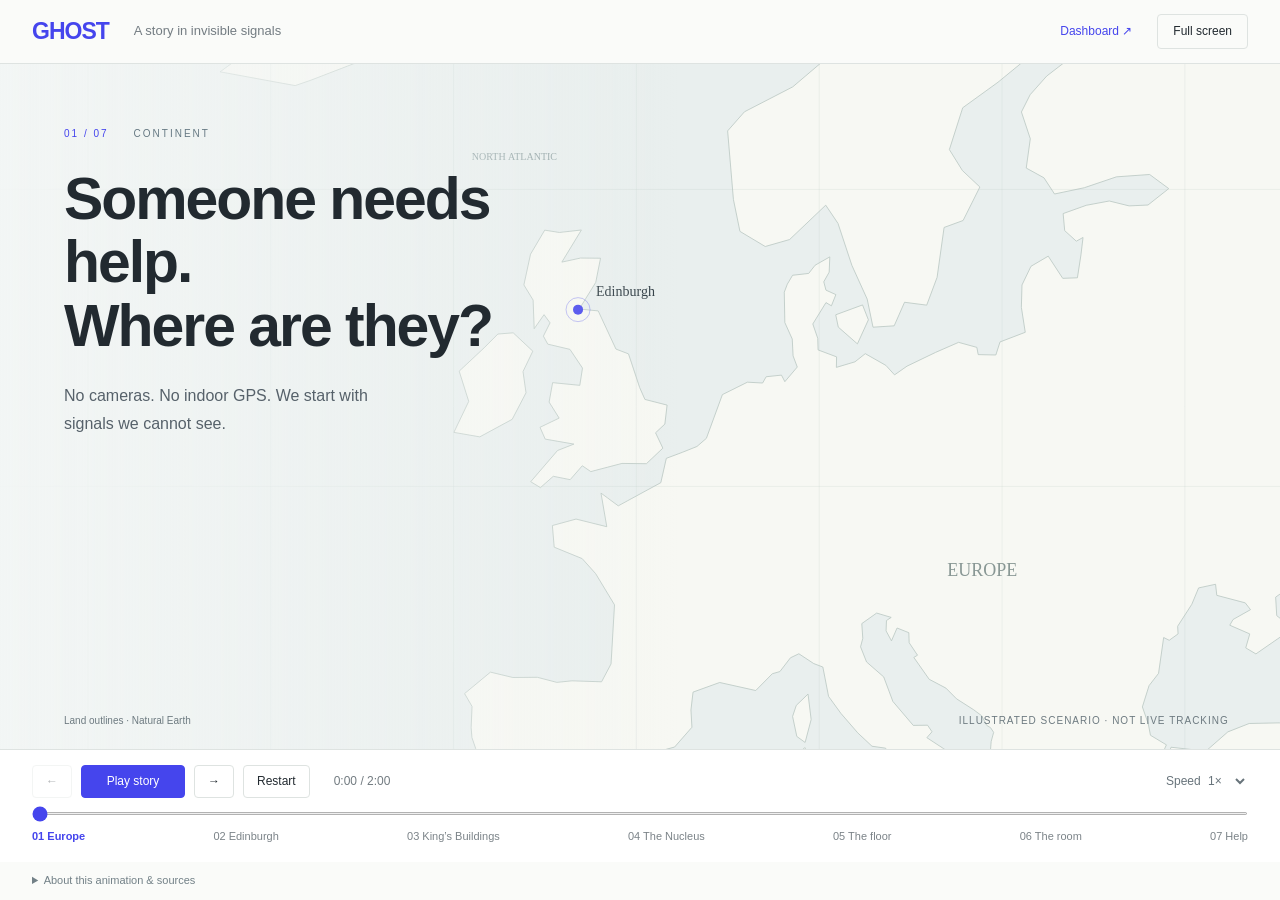
<file: web/story/index.html>
<!doctype html><html lang="en"><head><meta charset="utf-8"><meta name="viewport" content="width=device-width,initial-scale=1"><title>GHOST — From a city to a room</title><link rel="stylesheet" href="story.css"></head><body>
<header><a class="brand" href="/">GHOST</a><span class="edition">A story in invisible signals</span><a class="back" href="/">Dashboard ↗</a><button id="fullscreen" title="Enter fullscreen">Full screen</button></header>
<main id="stage"><canvas id="map" aria-label="Animated journey from Europe to Edinburgh and the Nucleus"></canvas><div id="world" aria-label="Animated Nucleus building and room"></div><div class="grain"></div>
<div class="narration"><div class="eyebrow"><span id="chapter">01 / 07</span><span id="scale">CONTINENT</span></div><h1 id="title">Somewhere<br>in Europe.</h1><p id="subtitle"></p></div>
<div id="location-label" class="location-label" hidden>Yew <span>Second floor</span></div>
<div id="tx-label" class="device-label" hidden>Wi-Fi TX</div><div id="rx-label" class="device-label" hidden>Receiver</div><div id="signal" class="signal" hidden><span id="signal-label">ROOM ECHO</span><svg viewBox="0 0 260 65" role="img" aria-label="Illustrative signal"><path id="signal-path"/></svg><strong id="signal-value"></strong><small id="signal-note"></small></div>
<div class="scene-foot"><span id="scene-note">Geographic overview · Natural Earth</span><span class="simulation">ILLUSTRATED SCENARIO · NOT LIVE TRACKING</span></div>
<div id="load-error" role="alert" hidden></div></main>
<footer><div class="transport"><button id="previous" aria-label="Previous scene">←</button><button id="play" class="primary">Play story</button><button id="next" aria-label="Next scene">→</button><button id="restart">Restart</button><span id="time">0:00 / 2:00</span><label class="speed">Speed <select id="speed"><option value="1">1×</option><option value="0.5">0.5×</option><option value="1.5">1.5×</option></select></label></div><input id="timeline" aria-label="Story timeline" type="range" min="0" max="120" step="0.1" value="0"><nav id="chapters" aria-label="Story chapters"></nav></footer>
<details class="about"><summary>About this animation &amp; sources</summary><p>This is a presentation, independent of the event hub. The camera journey illustrates a scenario; it is not a calculated location. Aircraft recordings and visible spectral features have been reported by the team; location matching is still to be validated. The city and campus close-ups are schematic. Room ranking, echoes, people and Wi-Fi traces are illustrative. Motion is not a specific gesture, a fall or a confirmed request for help. No emergency notification is sent.</p><p>Land outlines: <a href="https://www.naturalearthdata.com/about/terms-of-use/">Natural Earth, public domain</a>. Campus context: <a href="https://science-engineering.ed.ac.uk/nucleus-building/about/location">University of Edinburgh</a>. Building geometry: the project's existing floor-plan model, including measured and estimated dimensions. Arrow keys change scenes; Space plays or pauses. Animation pauses when the tab is hidden.</p></details>
<script type="module" src="story.js"></script></body></html>
</file>
<file: web/story/story.css>
:root{font:15px/1.6 'Segoe UI',Arial,sans-serif;color:#222a30;background:#fafbf9;--blue:#4545ed;--line:#dee3e1}*{box-sizing:border-box}body{margin:0}button,select{font:inherit;color:inherit;cursor:pointer}button{border:1px solid var(--line);background:transparent;border-radius:4px;padding:7px 15px}button:hover{background:#eeeef8}button:disabled{opacity:.35;cursor:default}button:focus-visible,a:focus-visible,input:focus-visible,select:focus-visible{outline:2px solid var(--blue);outline-offset:3px}a{color:var(--blue)}[hidden]{display:none!important}header{height:64px;display:flex;align-items:center;gap:25px;padding:0 32px;border-bottom:1px solid var(--line)}.brand{font-size:23px;font-weight:700;letter-spacing:-1px;text-decoration:none}.edition{color:#737c82;font-size:13px}.back{margin-left:auto;font-size:12px;text-decoration:none}header button{font-size:12px}main{height:calc(100dvh - 215px);min-height:460px;position:relative;overflow:hidden;background:#f3f6f5}canvas,#world{position:absolute;inset:0;width:100%;height:100%;display:block}#world{opacity:0;pointer-events:none;transition:opacity 1.6s}#map{transition:opacity 1.6s}.grain{position:absolute;inset:0;pointer-events:none;background:linear-gradient(90deg,#f3f6f5e8,transparent 53%)}.narration{position:absolute;left:5%;top:9%;width:35%;max-width:450px;pointer-events:none}.eyebrow{display:flex;gap:25px;font-size:10px;letter-spacing:2px;color:#667983}#chapter{color:var(--blue)}h1{font-size:clamp(35px,4.6vw,68px);line-height:1.08;font-weight:550;letter-spacing:-2px;margin:25px 0}#subtitle{max-width:330px;font-size:16px;line-height:1.75;color:#56616a}.scene-foot{position:absolute;bottom:20px;left:5%;right:4%;display:flex;justify-content:space-between;gap:20px;font-size:10px;color:#6d7a80}.simulation{letter-spacing:1px}.signal{position:absolute;right:4%;bottom:75px;width:260px;padding:16px 19px;background:#ffffffed;border:1px solid #dce3e2;border-radius:4px}.signal>span{font-size:10px;letter-spacing:1.7px;color:#677882}.signal svg{width:100%;height:65px;margin-top:8px}.signal path{stroke:var(--blue);stroke-width:1.6;fill:none}.signal strong{display:block;font-size:16px;font-weight:550}.signal small{font-size:10px;color:#6c777e;display:block;margin-top:5px}.location-label{position:absolute;padding:7px 12px;background:#fffdf5;border-left:3px solid #ce922a;pointer-events:none;font-weight:600;font-size:14px;transform:translate(-50%,-120%)}.location-label span{display:block;font-size:10px;color:#67717a;font-weight:400}footer{padding:15px 32px 13px;border-top:1px solid var(--line);background:#fff}.transport{display:flex;align-items:center;gap:9px}.transport button{font-size:12px;padding:6px 13px}.primary{background:var(--blue);border-color:var(--blue);color:white;min-width:104px}.primary:hover{background:#3636cd}#time{margin-left:15px;font-size:12px;font-variant-numeric:tabular-nums;color:#727b80}.speed{margin-left:auto;font-size:12px;color:#68747b}.speed select{border:0;background:none;font-size:12px}#timeline{width:100%;margin:14px 0 10px;accent-color:var(--blue);height:3px;cursor:pointer}#chapters{display:flex;justify-content:space-between;gap:10px}#chapters button{border:0;padding:3px 0;font-size:11px;color:#7b8388;text-align:left}#chapters button[aria-current="step"]{color:var(--blue);font-weight:600}.about{font-size:11px;color:#728087;padding:10px 32px}.about summary{cursor:pointer}.about p{max-width:1000px}.about a{color:inherit}#load-error{position:absolute;bottom:80px;left:5%;max-width:50%;background:#fff4e5;padding:16px;font-size:13px}body:fullscreen .about{display:none}@media(max-width:700px){header{padding:0 18px;gap:12px}.edition{display:none}.narration{left:6%;top:5%;width:75%;max-width:none}h1{font-size:36px;margin:15px 0;letter-spacing:-1px}#subtitle{font-size:13px;max-width:280px}main{min-height:550px;height:calc(100dvh - 240px)}.grain{background:linear-gradient(#f3f6f5dd,transparent 60%)}.signal{width:190px;bottom:48px;right:18px;padding:10px}.signal svg{height:40px}.scene-foot{font-size:8px;bottom:12px;gap:12px}.simulation{max-width:120px}footer{padding:12px 18px}#chapters{flex-wrap:wrap;justify-content:flex-start;gap:5px 14px}#chapters button{font-size:10px}#time{margin-left:auto}.speed{display:none}.about{padding:8px 18px}.transport{gap:5px}.transport button{padding:5px 10px}}
@media(prefers-reduced-motion:reduce){#world,#map{transition:none}}

.signal strong{white-space:pre-line;line-height:1.5}.device-label{position:absolute;transform:translate(-50%,-160%);font-size:10px;background:#ffffffed;color:#4545bd;padding:3px 7px;border:1px solid #d4d5e5;pointer-events:none}
@media(min-width:701px){.signal{width:230px}}
</file>
